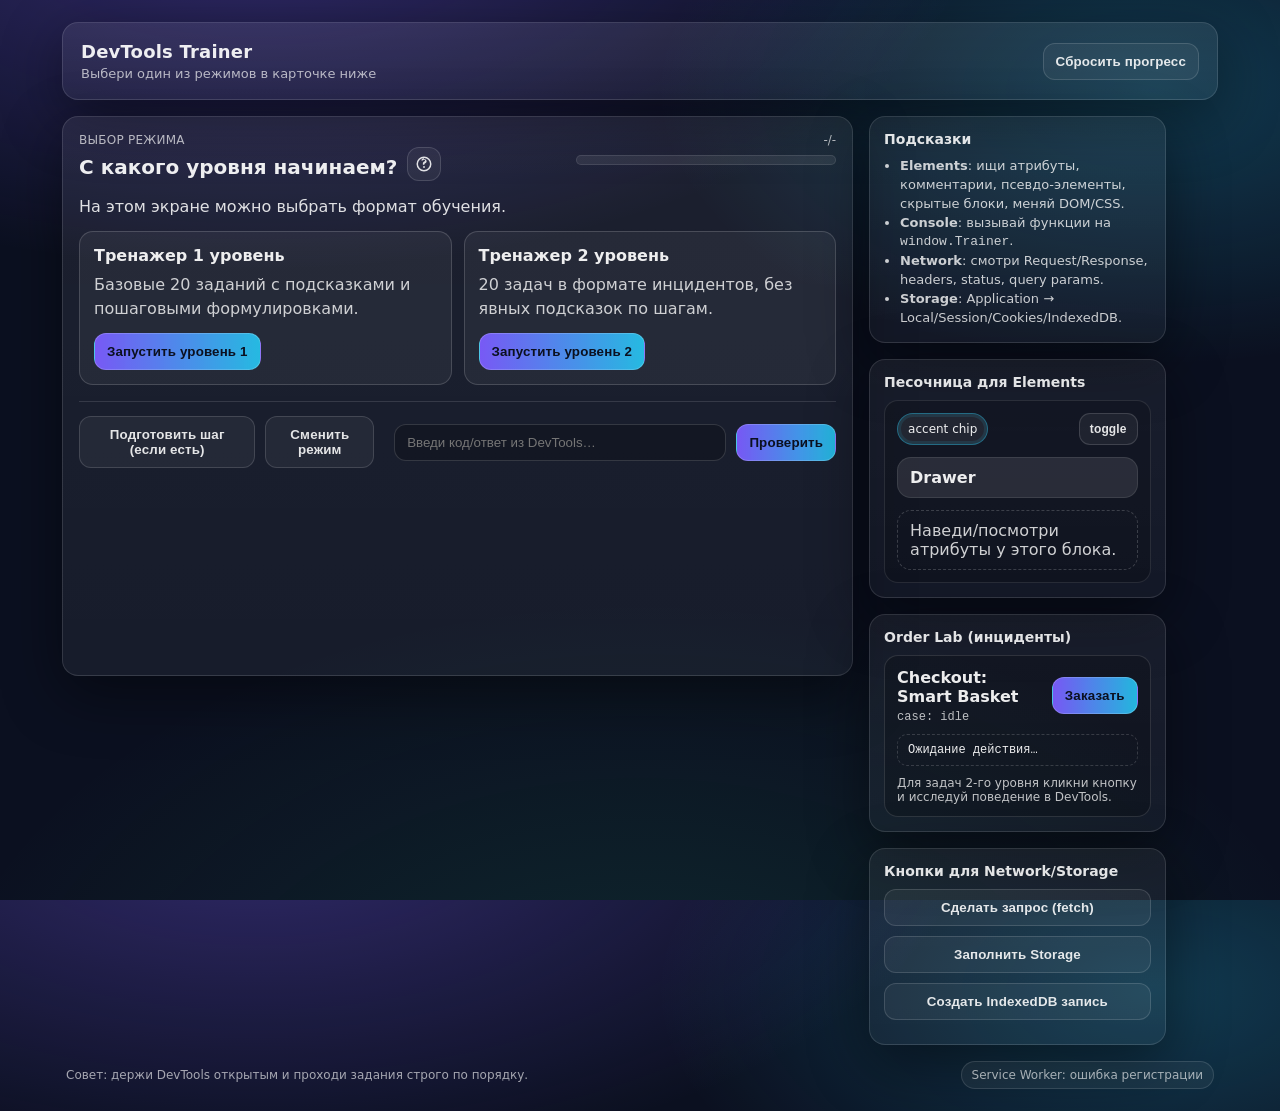
<file: index.html>
<!doctype html>
<html lang="ru">
  <head>
    <meta charset="UTF-8" />
    <meta name="viewport" content="width=device-width, initial-scale=1.0" />
    <title>DevTools Trainer</title>
    <link rel="stylesheet" href="./styles.css" />
  </head>
  <body>
    <div class="app">
      <header class="header">
        <div class="brand">
          <div class="brand__title">DevTools Trainer</div>
          <div id="brandSubtitle" class="brand__subtitle">Выбери режим: базовый уровень или инциденты</div>
        </div>
        <div class="header__actions">
          <button id="resetProgress" class="btn btn--ghost" type="button">Сбросить прогресс</button>
        </div>
      </header>

      <main class="main">
        <section class="panel">
          <div class="panel__top">
            <div class="taskHead">
              <div id="taskKicker" class="kicker"></div>
              <div class="taskHead__titleRow">
                <h1 id="taskTitle" class="title"></h1>
                <a
                  id="theoryLink"
                  class="iconLink"
                  href="./theory.html"
                  target="_blank"
                  rel="noreferrer"
                  aria-label="Краткая теория по текущей вкладке DevTools"
                  title="Краткая теория"
                >
                  <svg viewBox="0 0 24 24" width="18" height="18" aria-hidden="true" focusable="false">
                    <path
                      fill="currentColor"
                      d="M12 2a10 10 0 1 0 0 20 10 10 0 0 0 0-20Zm0 18a8 8 0 1 1 0-16 8 8 0 0 1 0 16Zm0-5.25a1.25 1.25 0 1 0 0 2.5 1.25 1.25 0 0 0 0-2.5Zm0-10.5c-1.93 0-3.5 1.36-3.5 3.1h2c0-.7.7-1.1 1.5-1.1.78 0 1.5.4 1.5 1.2 0 .65-.4.96-1.1 1.36-.94.55-1.9 1.2-1.9 2.64V13h2v-.6c0-.55.3-.8 1.18-1.33.98-.58 1.82-1.3 1.82-2.67 0-1.82-1.57-3.15-3.5-3.15Z"
                    />
                  </svg>
                </a>
              </div>
            </div>
            <div class="progress">
              <div class="progress__label"><span id="progressText"></span></div>
              <div class="progress__bar"><div id="progressFill" class="progress__fill"></div></div>
            </div>
          </div>

          <div id="taskBody" class="taskBody"></div>

          <div class="taskControls">
            <button id="taskSetup" class="btn btn--ghost" type="button">Подготовить шаг (если есть)</button>
            <button id="changeMode" class="btn btn--ghost" type="button">Сменить режим</button>
            <div class="taskControls__spacer"></div>
            <input id="answerInput" class="input" placeholder="Введи код/ответ из DevTools…" autocomplete="off" />
            <button id="checkAnswer" class="btn btn--primary" type="button">Проверить</button>
          </div>

          <div id="taskFeedback" class="feedback" aria-live="polite"></div>
        </section>

        <aside class="side">
          <section class="card">
            <h2 class="card__title">Подсказки</h2>
            <ul class="list">
              <li><b>Elements</b>: ищи атрибуты, комментарии, псевдо‑элементы, скрытые блоки, меняй DOM/CSS.</li>
              <li><b>Console</b>: вызывай функции на <code>window.Trainer</code>.</li>
              <li><b>Network</b>: смотри Request/Response, headers, status, query params.</li>
              <li><b>Storage</b>: Application → Local/Session/Cookies/IndexedDB.</li>
            </ul>
          </section>

          <section class="card">
            <h2 class="card__title">Песочница для Elements</h2>
            <div id="elementsSandbox" class="sandbox">
              <div class="sandbox__row">
                <div class="chip theme-accent" id="accentChip">accent chip</div>
                <button class="btn btn--tiny" id="sandboxToggle" type="button">toggle</button>
              </div>

              <div id="badge-secret" class="badge badge--secret" data-code="EL-3F7A" aria-hidden="true">
                Secret badge
              </div>

              <div class="drawer" id="drawer" data-state="closed">
                <div class="drawer__head">Drawer</div>
                <div class="drawer__body">
                  <div class="mono">token: <span id="drawerToken">EL-OPEN-71M</span></div>
                </div>
              </div>

              <!-- token: EL-COMM-9Q2 -->
              <!-- incident: L2-COMM-884 -->

              <div class="hintBox" title="EL-TIP-58Q">
                Наведи/посмотри атрибуты у этого блока.
              </div>
            </div>
          </section>

          <section class="card">
            <h2 class="card__title">Order Lab (инциденты)</h2>
            <div class="orderLab" id="orderLabRoot" data-case="idle">
              <div class="orderLab__row">
                <div>
                  <div class="orderLab__title">Checkout: Smart Basket</div>
                  <div class="orderLab__meta mono" id="orderCaseLabel">case: idle</div>
                </div>
                <button id="orderButton" class="btn btn--primary" type="button">Заказать</button>
              </div>
              <div class="orderLab__status mono" id="orderStatus">Ожидание действия…</div>
              <div class="orderLab__hint">Для задач 2-го уровня кликни кнопку и исследуй поведение в DevTools.</div>
            </div>
          </section>

          <section class="card">
            <h2 class="card__title">Кнопки для Network/Storage</h2>
            <div class="stack">
              <button id="runFetch" class="btn btn--ghost" type="button">Сделать запрос (fetch)</button>
              <button id="seedStorage" class="btn btn--ghost" type="button">Заполнить Storage</button>
              <button id="seedIndexedDb" class="btn btn--ghost" type="button">Создать IndexedDB запись</button>
            </div>
            <div class="mono small" id="statusLine"></div>
          </section>
        </aside>
      </main>

      <footer class="footer">
        <div class="footer__left">Совет: держи DevTools открытым и проходи задания строго по порядку.</div>
        <div class="footer__right"><span class="pill" id="swPill">Service Worker: …</span></div>
      </footer>
    </div>

    <script src="./tasks.js"></script>
    <script src="./app.js"></script>
  </body>
</html>
</file>
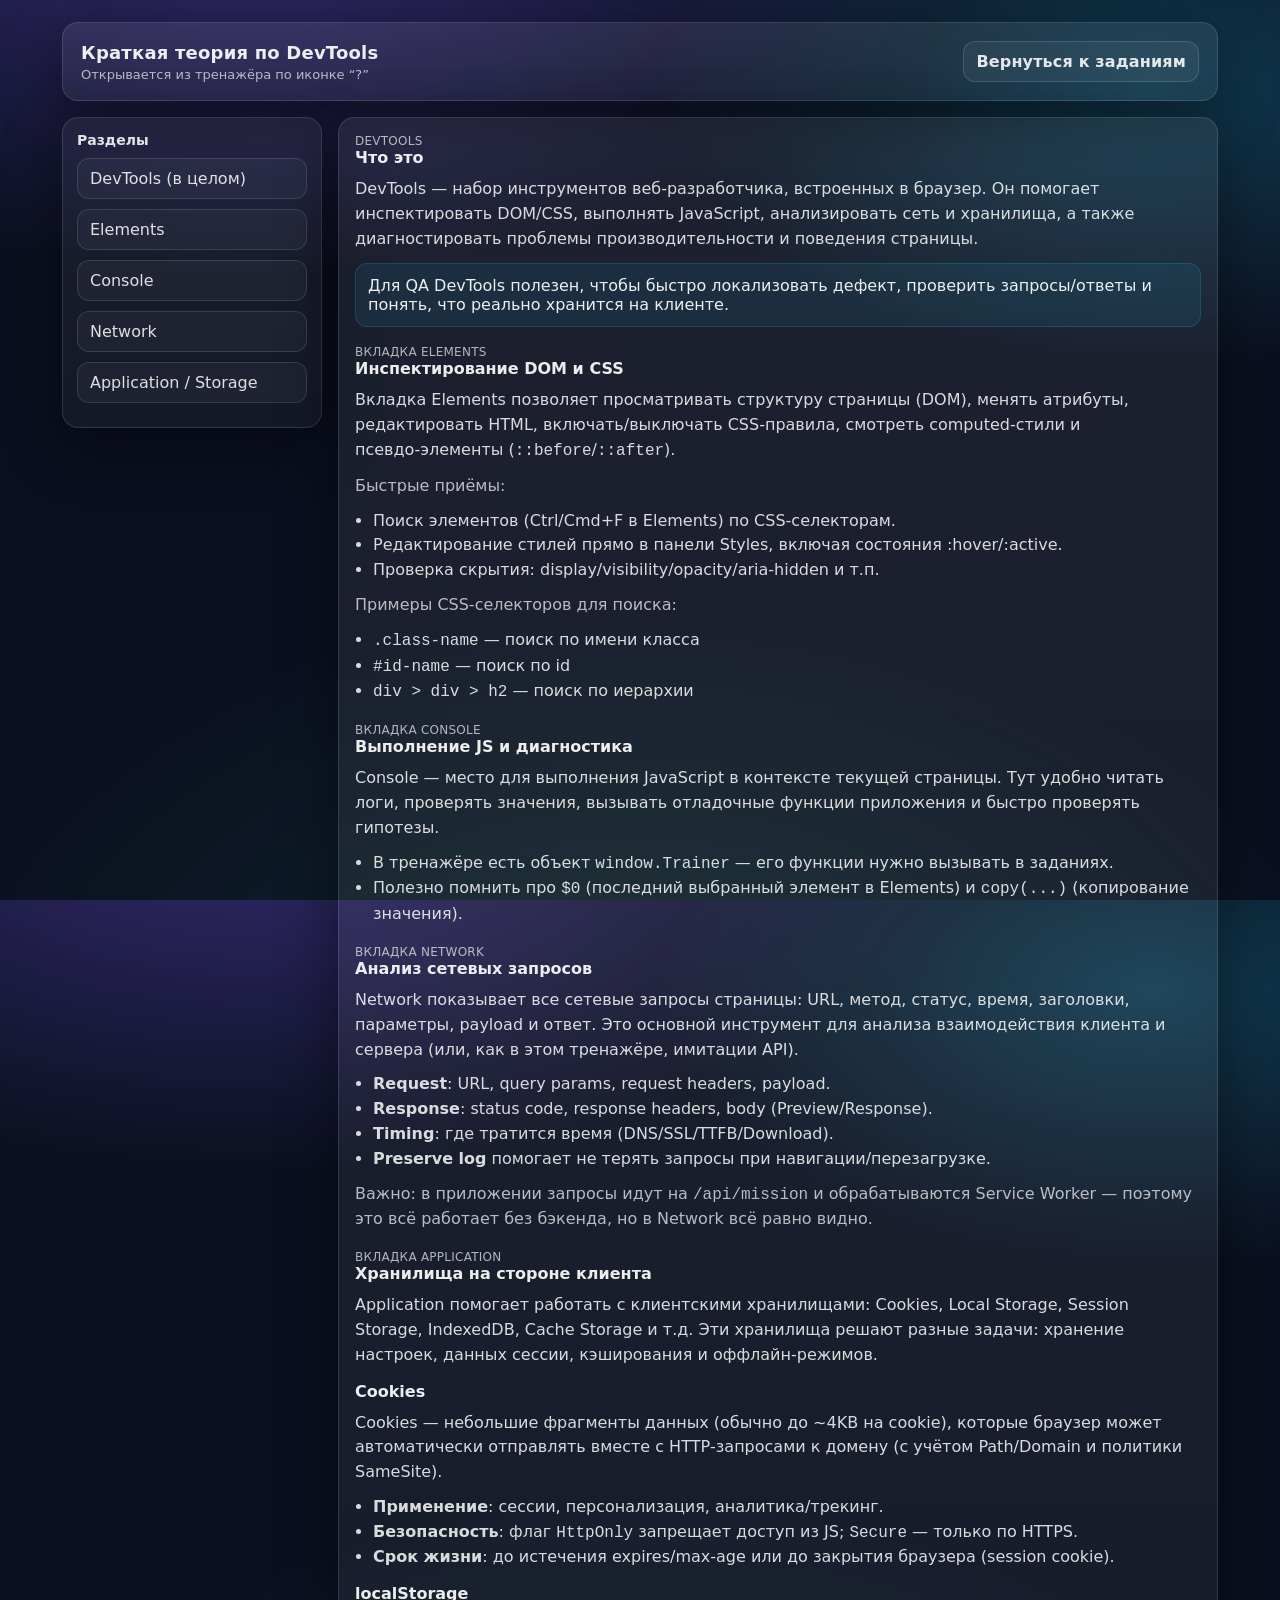
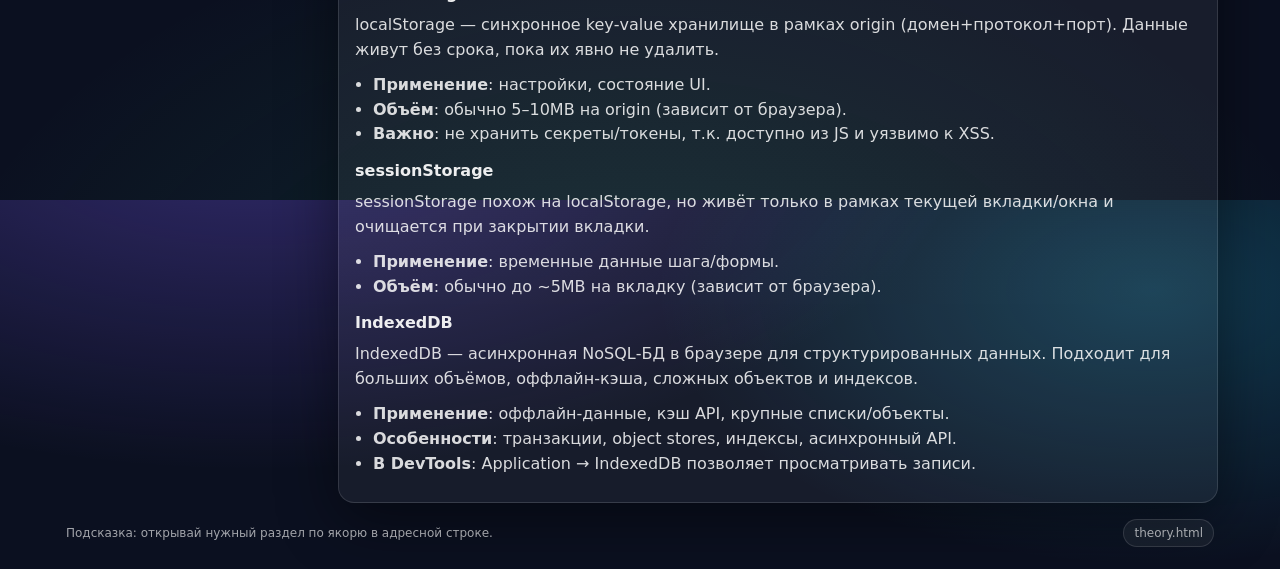
<file: theory.html>
<!doctype html>
<html lang="ru">
  <head>
    <meta charset="UTF-8" />
    <meta name="viewport" content="width=device-width, initial-scale=1.0" />
    <title>DevTools Trainer — теория</title>
    <link rel="stylesheet" href="./styles.css" />
    <style>
      .theoryWrap {
        margin-top: 16px;
        display: grid;
        grid-template-columns: 260px 1fr;
        gap: 16px;
        align-items: start;
      }
      .nav a {
        display: block;
        padding: 10px 12px;
        border-radius: 12px;
        color: rgba(255, 255, 255, 0.86);
        text-decoration: none;
        border: 1px solid rgba(255, 255, 255, 0.12);
        background: rgba(255, 255, 255, 0.04);
        margin-bottom: 10px;
      }
      .nav a:hover {
        background: rgba(255, 255, 255, 0.08);
      }
      .theory h2 {
        margin: 0 0 8px 0;
        font-size: 16px;
      }
      .theory p {
        margin: 10px 0;
        color: rgba(255, 255, 255, 0.84);
        line-height: 1.55;
      }
      .theory ul {
        margin: 10px 0;
        padding-left: 18px;
        color: rgba(255, 255, 255, 0.84);
        line-height: 1.55;
      }
      .theory .mono {
        font-family: var(--mono);
      }
      .theory .muted {
        color: rgba(255, 255, 255, 0.7);
      }
      .theory .callout {
        margin: 12px 0;
        padding: 12px;
        border-radius: 12px;
        background: rgba(38, 211, 255, 0.08);
        border: 1px solid rgba(38, 211, 255, 0.16);
      }
      @media (max-width: 980px) {
        .theoryWrap {
          grid-template-columns: 1fr;
        }
      }
    </style>
  </head>
  <body>
    <div class="app">
      <header class="header">
        <div class="brand">
          <div class="brand__title">Краткая теория по DevTools</div>
          <div class="brand__subtitle">Открывается из тренажёра по иконке “?”</div>
        </div>
        <div class="header__actions">
          <a class="btn btn--ghost" href="./index.html">Вернуться к заданиям</a>
        </div>
      </header>

      <div class="theoryWrap">
        <aside class="card nav">
          <h2 class="card__title">Разделы</h2>
          <a href="#devtools">DevTools (в целом)</a>
          <a href="#elements">Elements</a>
          <a href="#console">Console</a>
          <a href="#network">Network</a>
          <a href="#application">Application / Storage</a>
        </aside>

        <main class="panel theory">
          <section id="devtools">
            <div class="kicker">DevTools</div>
            <h2>Что это</h2>
            <p>
              DevTools — набор инструментов веб‑разработчика, встроенных в браузер. Он помогает
              инспектировать DOM/CSS, выполнять JavaScript, анализировать сеть и хранилища, а также
              диагностировать проблемы производительности и поведения страницы.
            </p>
            <div class="callout">
              Для QA DevTools полезен, чтобы быстро локализовать дефект, проверить запросы/ответы и
              понять, что реально хранится на клиенте.
            </div>
          </section>

          <section id="elements" style="margin-top: 18px">
            <div class="kicker">Вкладка Elements</div>
            <h2>Инспектирование DOM и CSS</h2>
            <p>
              Вкладка Elements позволяет просматривать структуру страницы (DOM), менять атрибуты,
              редактировать HTML, включать/выключать CSS‑правила, смотреть computed‑стили и
              псевдо‑элементы (<span class="mono">::before</span>/<span class="mono">::after</span>).
            </p>
            <p class="muted">Быстрые приёмы:</p>
            <ul>
              <li>Поиск элементов (Ctrl/Cmd+F в Elements) по CSS‑селекторам.</li>
              <li>Редактирование стилей прямо в панели Styles, включая состояния :hover/:active.</li>
              <li>Проверка скрытия: display/visibility/opacity/aria-hidden и т.п.</li>
            </ul>
            <p class="muted">Примеры CSS‑селекторов для поиска:</p>
            <ul>
              <li><span class="mono">.class-name</span> — поиск по имени класса</li>
              <li><span class="mono">#id-name</span> — поиск по id</li>
              <li><span class="mono">div &gt; div &gt; h2</span> — поиск по иерархии</li>
            </ul>
          </section>

          <section id="console" style="margin-top: 18px">
            <div class="kicker">Вкладка Console</div>
            <h2>Выполнение JS и диагностика</h2>
            <p>
              Console — место для выполнения JavaScript в контексте текущей страницы. Тут удобно
              читать логи, проверять значения, вызывать отладочные функции приложения и быстро
              проверять гипотезы.
            </p>
            <ul>
              <li>
                В тренажёре есть объект <span class="mono">window.Trainer</span> — его функции
                нужно вызывать в заданиях.
              </li>
              <li>
                Полезно помнить про <span class="mono">$0</span> (последний выбранный элемент в
                Elements) и <span class="mono">copy(...)</span> (копирование значения).
              </li>
            </ul>
          </section>

          <section id="network" style="margin-top: 18px">
            <div class="kicker">Вкладка Network</div>
            <h2>Анализ сетевых запросов</h2>
            <p>
              Network показывает все сетевые запросы страницы: URL, метод, статус, время, заголовки,
              параметры, payload и ответ. Это основной инструмент для анализа взаимодействия
              клиента и сервера (или, как в этом тренажёре, имитации API).
            </p>
            <ul>
              <li><b>Request</b>: URL, query params, request headers, payload.</li>
              <li><b>Response</b>: status code, response headers, body (Preview/Response).</li>
              <li><b>Timing</b>: где тратится время (DNS/SSL/TTFB/Download).</li>
              <li><b>Preserve log</b> помогает не терять запросы при навигации/перезагрузке.</li>
            </ul>
            <p class="muted">
              Важно: в приложении запросы идут на <span class="mono">/api/mission</span> и
              обрабатываются Service Worker — поэтому это всё работает без бэкенда, но в Network всё
              равно видно.
            </p>
          </section>

          <section id="application" style="margin-top: 18px">
            <div class="kicker">Вкладка Application</div>
            <h2>Хранилища на стороне клиента</h2>
            <p>
              Application помогает работать с клиентскими хранилищами: Cookies, Local Storage,
              Session Storage, IndexedDB, Cache Storage и т.д. Эти хранилища решают разные задачи:
              хранение настроек, данных сессии, кэширования и оффлайн‑режимов.
            </p>

            <h2 style="margin-top: 14px">Cookies</h2>
            <p>
              Cookies — небольшие фрагменты данных (обычно до ~4KB на cookie), которые браузер может
              автоматически отправлять вместе с HTTP‑запросами к домену (с учётом Path/Domain и
              политики SameSite).
            </p>
            <ul>
              <li><b>Применение</b>: сессии, персонализация, аналитика/трекинг.</li>
              <li>
                <b>Безопасность</b>: флаг <span class="mono">HttpOnly</span> запрещает доступ из JS;
                <span class="mono">Secure</span> — только по HTTPS.
              </li>
              <li><b>Срок жизни</b>: до истечения expires/max-age или до закрытия браузера (session cookie).</li>
            </ul>

            <h2 style="margin-top: 14px">localStorage</h2>
            <p>
              localStorage — синхронное key‑value хранилище в рамках origin (домен+протокол+порт).
              Данные живут без срока, пока их явно не удалить.
            </p>
            <ul>
              <li><b>Применение</b>: настройки, состояние UI.</li>
              <li><b>Объём</b>: обычно 5–10MB на origin (зависит от браузера).</li>
              <li><b>Важно</b>: не хранить секреты/токены, т.к. доступно из JS и уязвимо к XSS.</li>
            </ul>

            <h2 style="margin-top: 14px">sessionStorage</h2>
            <p>
              sessionStorage похож на localStorage, но живёт только в рамках текущей вкладки/окна и
              очищается при закрытии вкладки.
            </p>
            <ul>
              <li><b>Применение</b>: временные данные шага/формы.</li>
              <li><b>Объём</b>: обычно до ~5MB на вкладку (зависит от браузера).</li>
            </ul>

            <h2 style="margin-top: 14px">IndexedDB</h2>
            <p>
              IndexedDB — асинхронная NoSQL‑БД в браузере для структурированных данных. Подходит для
              больших объёмов, оффлайн‑кэша, сложных объектов и индексов.
            </p>
            <ul>
              <li><b>Применение</b>: оффлайн‑данные, кэш API, крупные списки/объекты.</li>
              <li><b>Особенности</b>: транзакции, object stores, индексы, асинхронный API.</li>
              <li><b>В DevTools</b>: Application → IndexedDB позволяет просматривать записи.</li>
            </ul>
          </section>
        </main>
      </div>

      <footer class="footer">
        <div class="footer__left">Подсказка: открывай нужный раздел по якорю в адресной строке.</div>
        <div class="footer__right"><span class="pill">theory.html</span></div>
      </footer>
    </div>
  </body>
</html>
</file>
<file: styles.css>
:root{
  --bg: #0b1020;
  --panel: rgba(255,255,255,.06);
  --panel2: rgba(255,255,255,.09);
  --text: rgba(255,255,255,.92);
  --muted: rgba(255,255,255,.68);
  --border: rgba(255,255,255,.12);
  --shadow: 0 18px 60px rgba(0,0,0,.45);
  --accent: #7c5cff;
  --accent2: #26d3ff;
  --good: #2ee59d;
  --bad: #ff5c7a;
  --mono: ui-monospace, SFMono-Regular, Menlo, Monaco, Consolas, "Liberation Mono", "Courier New", monospace;
  --sans: ui-sans-serif, system-ui, -apple-system, Segoe UI, Roboto, Ubuntu, Cantarell, Noto Sans, Helvetica, Arial;
}

*{ box-sizing: border-box; }
html,body{ height:100%; }
body{
  margin:0;
  font-family: var(--sans);
  color: var(--text);
  background:
    radial-gradient(1200px 600px at 20% -10%, rgba(124,92,255,.35), transparent 60%),
    radial-gradient(900px 500px at 90% 10%, rgba(38,211,255,.22), transparent 55%),
    radial-gradient(1200px 800px at 50% 120%, rgba(46,229,157,.12), transparent 60%),
    var(--bg);
}

code{ font-family: var(--mono); }

.app{ max-width: 1200px; margin: 0 auto; padding: 22px; }
.header{
  display:flex; align-items:center; justify-content:space-between;
  padding: 18px 18px;
  background: linear-gradient(180deg, rgba(255,255,255,.08), rgba(255,255,255,.05));
  border: 1px solid var(--border);
  border-radius: 16px;
  box-shadow: var(--shadow);
}
.brand__title{ font-weight: 760; letter-spacing: .2px; font-size: 18px; }
.brand__subtitle{ margin-top: 4px; color: var(--muted); font-size: 13px; }
.header__actions{ display:flex; gap: 10px; }

.main{ margin-top: 16px; display:grid; grid-template-columns: 1.45fr .85fr; gap: 16px; align-items:start; }

.panel{
  background: linear-gradient(180deg, rgba(255,255,255,.07), rgba(255,255,255,.05));
  border: 1px solid var(--border);
  border-radius: 16px;
  box-shadow: var(--shadow);
  padding: 16px;
  min-height: 560px;
}
.panel__top{ display:flex; gap: 16px; align-items:flex-start; justify-content:space-between; }
.kicker{ font-size: 12px; letter-spacing: .25px; color: var(--muted); text-transform: uppercase; }
.title{ margin: 6px 0 0 0; font-size: 20px; }

.taskHead{ display:flex; flex-direction:column; gap: 0; min-width: 0; }
.taskHead__titleRow{ display:flex; align-items:center; gap: 10px; }
.iconLink{
  flex: 0 0 auto;
  width: 34px;
  height: 34px;
  display:inline-flex;
  align-items:center;
  justify-content:center;
  border-radius: 12px;
  border: 1px solid rgba(255,255,255,.14);
  background: rgba(255,255,255,.05);
  color: rgba(255,255,255,.86);
  text-decoration:none;
}
.iconLink:hover{ background: rgba(255,255,255,.09); }
.iconLink:focus{ outline:none; box-shadow: 0 0 0 3px rgba(38,211,255,.14); border-color: rgba(38,211,255,.35); }

.progress{ width: 260px; max-width: 40vw; }
.progress__label{ font-size: 12px; color: var(--muted); text-align:right; margin-bottom: 8px; }
.progress__bar{
  height: 10px;
  border-radius: 999px;
  background: rgba(255,255,255,.08);
  border: 1px solid rgba(255,255,255,.10);
  overflow:hidden;
}
.progress__fill{
  height: 100%;
  width: 0%;
  background: linear-gradient(90deg, var(--accent), var(--accent2));
}

.taskBody{ margin-top: 14px; }
.taskBody p{ margin: 10px 0; color: rgba(255,255,255,.86); line-height: 1.5; }
.taskBody ul{ margin: 10px 0; padding-left: 18px; }
.taskBody li{ margin: 8px 0; color: rgba(255,255,255,.84); }
.taskBody .callout{
  margin-top: 12px;
  padding: 12px;
  border-radius: 12px;
  background: rgba(124,92,255,.10);
  border: 1px solid rgba(124,92,255,.18);
  color: rgba(255,255,255,.88);
}
.modePicker{
  margin-top: 12px;
  display: grid;
  grid-template-columns: repeat(auto-fit, minmax(240px, 1fr));
  gap: 12px;
}
.modeCard{
  padding: 14px;
  border-radius: 14px;
  border: 1px solid rgba(255,255,255,.16);
  background: rgba(255,255,255,.05);
}
.modeCard h3{
  margin: 0;
  font-size: 16px;
}
.modeCard p{
  margin: 8px 0 12px 0;
  color: rgba(255,255,255,.78);
}

.taskControls{
  margin-top: 16px;
  display:flex; gap: 10px; align-items:center;
  border-top: 1px solid var(--border);
  padding-top: 14px;
}
.taskControls__spacer{ flex:1; }
.input{
  width: min(420px, 46vw);
  background: rgba(0,0,0,.22);
  color: var(--text);
  border: 1px solid rgba(255,255,255,.14);
  padding: 10px 12px;
  border-radius: 12px;
  outline: none;
}
.input:focus{ border-color: rgba(38,211,255,.45); box-shadow: 0 0 0 3px rgba(38,211,255,.12); }

.feedback{ margin-top: 12px; min-height: 22px; color: var(--muted); }
.feedback--good{ color: rgba(46,229,157,.92); }
.feedback--bad{ color: rgba(255,92,122,.92); }

.side{ display:flex; flex-direction:column; gap: 16px; }
.card{
  padding: 14px;
  background: linear-gradient(180deg, rgba(255,255,255,.06), rgba(255,255,255,.04));
  border: 1px solid var(--border);
  border-radius: 16px;
  box-shadow: var(--shadow);
}
.card__title{ margin: 0 0 10px 0; font-size: 14px; color: rgba(255,255,255,.88); }
.list{ margin:0; padding-left: 16px; color: rgba(255,255,255,.78); font-size: 13px; line-height: 1.45; }
.stack{ display:flex; flex-direction:column; gap: 10px; }

.btn{
  border: 1px solid rgba(255,255,255,.14);
  background: rgba(255,255,255,.06);
  color: rgba(255,255,255,.88);
  padding: 10px 12px;
  border-radius: 12px;
  cursor: pointer;
  text-decoration:none;
  font-weight: 650;
  letter-spacing: .15px;
}
.btn:hover{ background: rgba(255,255,255,.09); }
.btn--primary{
  background: linear-gradient(90deg, rgba(124,92,255,.95), rgba(38,211,255,.85));
  border-color: rgba(255,255,255,.18);
  color: #0b1020;
}
.btn--primary:hover{ filter: brightness(1.04); }
.btn--ghost{ background: rgba(255,255,255,.05); }
.btn--tiny{ padding: 8px 10px; border-radius: 11px; font-size: 12px; }

.sandbox{
  padding: 12px;
  border-radius: 14px;
  background: rgba(0,0,0,.18);
  border: 1px solid rgba(255,255,255,.10);
}
.sandbox__row{ display:flex; align-items:center; justify-content:space-between; gap: 10px; }
.chip{
  padding: 8px 10px;
  border-radius: 999px;
  border: 1px solid rgba(255,255,255,.14);
  background: rgba(255,255,255,.07);
  font-size: 12px;
}
.theme-accent{
  border-color: rgba(38,211,255,.40);
  box-shadow: 0 0 0 3px rgba(38,211,255,.10) inset;
  position: relative;
}
/* подсказка для задания: токен спрятан в псевдо‑элементе */
.theme-accent::after{
  content: "EL-AFTER-91K2";
  position: absolute;
  left: -9999px;
  top: -9999px;
}

.badge{
  margin-top: 12px;
  display:inline-flex;
  padding: 8px 10px;
  border-radius: 12px;
  border: 1px solid rgba(255,255,255,.14);
  background: rgba(255,255,255,.06);
}
.badge--secret{ display:none; }

.drawer{
  margin-top: 12px;
  border-radius: 14px;
  overflow:hidden;
  border: 1px solid rgba(255,255,255,.14);
  background: rgba(255,255,255,.05);
}
.drawer__head{
  padding: 10px 12px;
  background: rgba(255,255,255,.05);
  font-weight: 700;
  display:flex;
  justify-content: space-between;
}
.drawer__body{ padding: 10px 12px; display:none; }
.drawer[data-state="open"] .drawer__body{ display:block; }

.hintBox{
  margin-top: 12px;
  padding: 10px 12px;
  border-radius: 14px;
  border: 1px dashed rgba(255,255,255,.18);
  color: rgba(255,255,255,.80);
}

.orderLab{
  padding: 12px;
  border-radius: 14px;
  border: 1px solid rgba(255,255,255,.12);
  background: rgba(0,0,0,.2);
}
.orderLab__row{
  display:flex;
  align-items:center;
  justify-content:space-between;
  gap: 12px;
}
.orderLab__title{
  font-weight: 700;
}
.orderLab__meta{
  margin-top: 4px;
  font-size: 12px;
  color: rgba(255,255,255,.72);
}
.orderLab__status{
  margin-top: 10px;
  padding: 8px 10px;
  border-radius: 10px;
  border: 1px dashed rgba(255,255,255,.16);
  font-size: 12px;
}
.orderLab__hint{
  margin-top: 10px;
  font-size: 12px;
  color: rgba(255,255,255,.74);
}

.mono{ font-family: var(--mono); }
.small{ font-size: 12px; color: rgba(255,255,255,.72); margin-top: 10px; }

.footer{
  margin-top: 16px;
  display:flex; align-items:center; justify-content:space-between;
  color: rgba(255,255,255,.62);
  font-size: 12px;
  padding: 0 4px;
}
.pill{
  display:inline-flex;
  align-items:center;
  gap: 8px;
  padding: 6px 10px;
  border-radius: 999px;
  border: 1px solid rgba(255,255,255,.12);
  background: rgba(255,255,255,.05);
}

@media (max-width: 980px){
  .main{ grid-template-columns: 1fr; }
  .progress{ width: 100%; max-width: none; }
  .panel__top{ flex-direction: column; }
  .taskHead__titleRow{ width: 100%; justify-content: space-between; }
  .taskControls{ flex-wrap: wrap; }
  .input{ width: 100%; }
  .taskControls__spacer{ display:none; }
}
</file>
